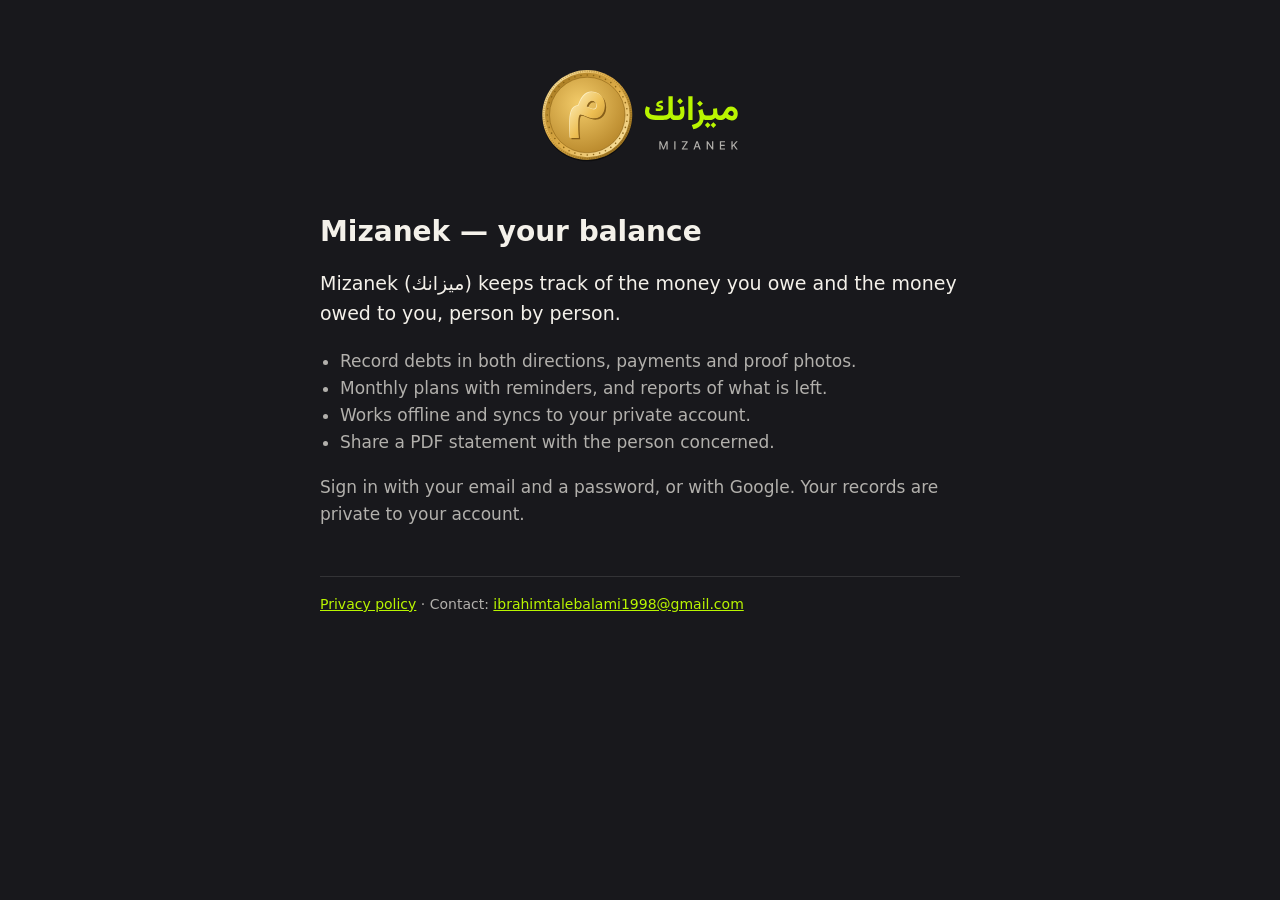
<file: index.html>
<!doctype html>
<html lang="en">
<head>
<meta charset="utf-8">
<meta name="viewport" content="width=device-width, initial-scale=1">
<title>Mizanek</title>
<meta name="description" content="Mizanek (ميزانك) keeps track of the money you owe and the money owed to you.">
<link rel="icon" href="favicon.svg" type="image/svg+xml">
<link rel="icon" href="favicon.ico" sizes="any">
<link rel="apple-touch-icon" href="apple-touch-icon.png">
<link rel="stylesheet" href="style.css">
</head>
<body>
<main>
  <img class="logo" src="logo.svg" alt="Mizanek">
  <h1>Mizanek — your balance</h1>
  <p class="lead">Mizanek (ميزانك) keeps track of the money you owe and the money owed to you, person by person.</p>
  <ul>
    <li>Record debts in both directions, payments and proof photos.</li>
    <li>Monthly plans with reminders, and reports of what is left.</li>
    <li>Works offline and syncs to your private account.</li>
    <li>Share a PDF statement with the person concerned.</li>
  </ul>
  <p>Sign in with your email and a password, or with Google. Your records are private to your account.</p>
  <footer>
    <a href="privacy.html">Privacy policy</a> · Contact: <a href="mailto:ibrahimtalebalami1998@gmail.com">ibrahimtalebalami1998@gmail.com</a>
  </footer>
</main>
</body>
</html>
</file>
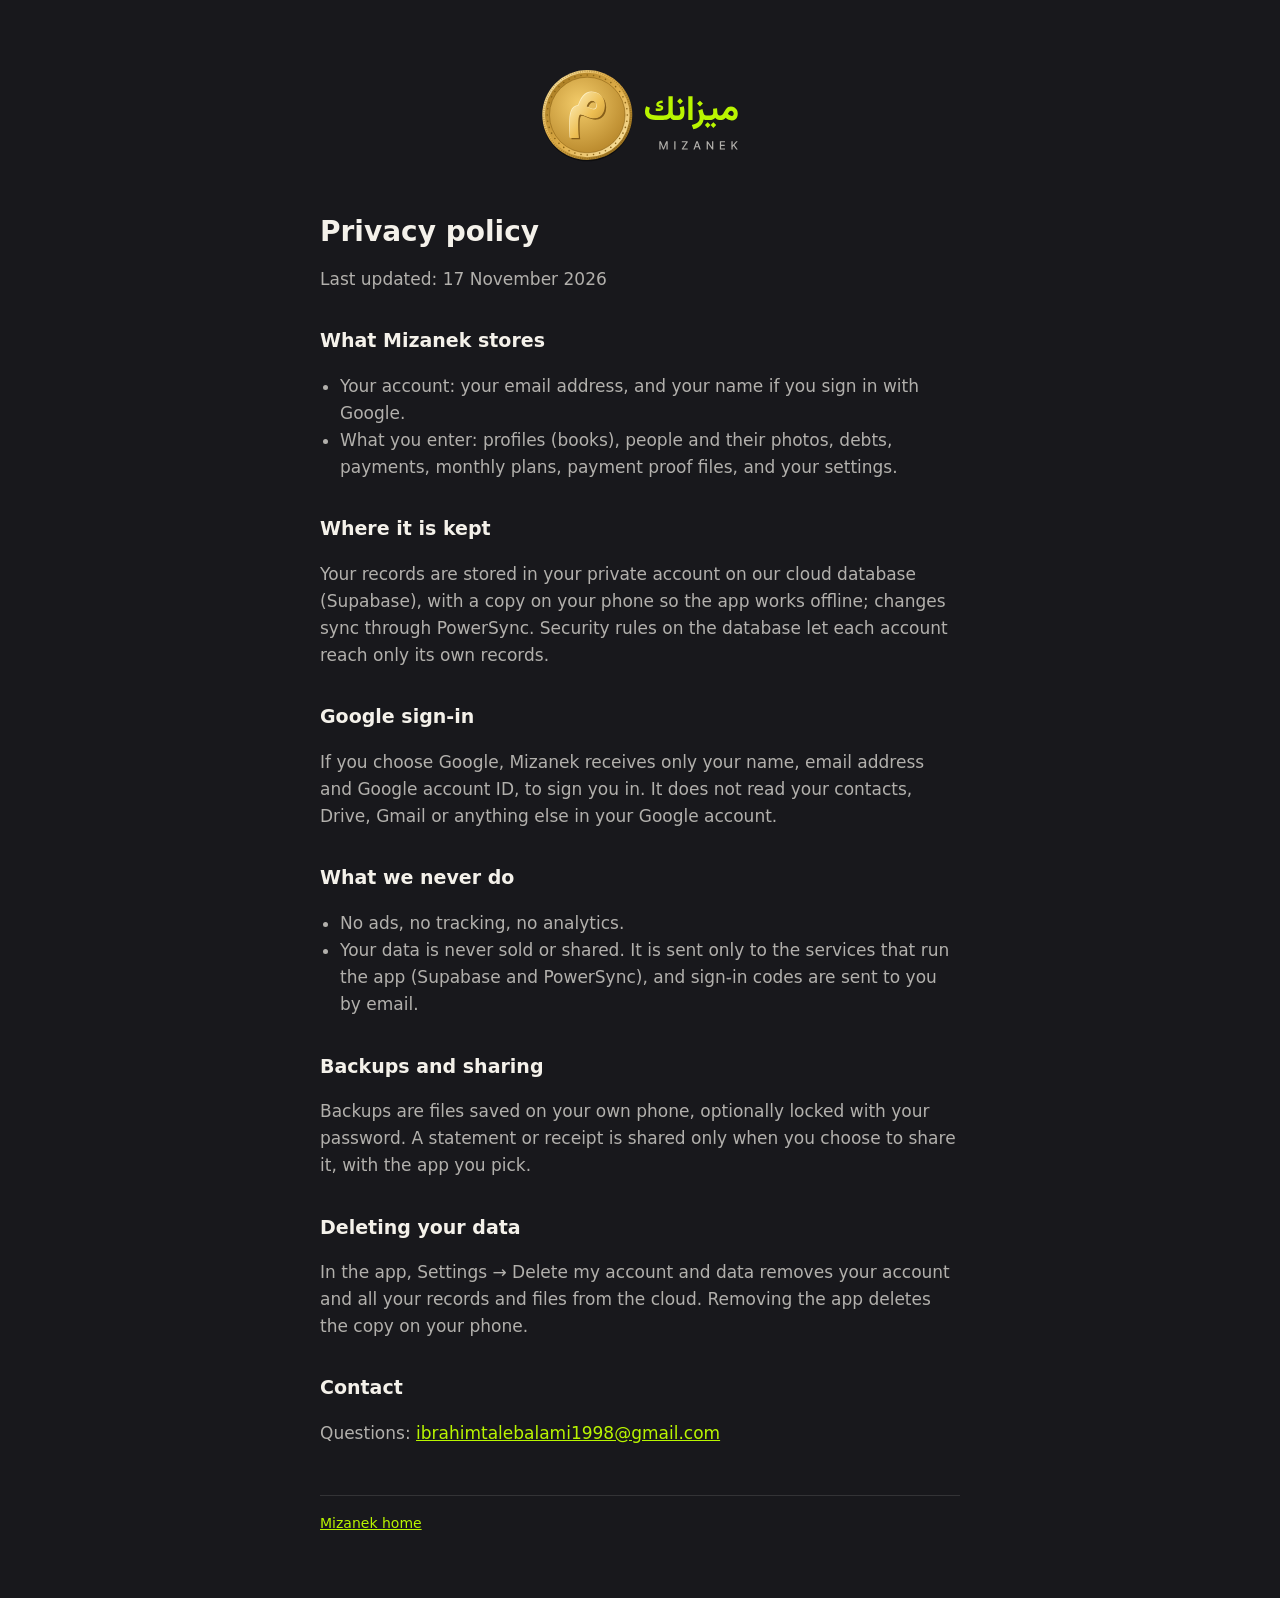
<file: privacy.html>
<!doctype html>
<html lang="en">
<head>
<meta charset="utf-8">
<meta name="viewport" content="width=device-width, initial-scale=1">
<title>Mizanek privacy</title>
<meta name="description" content="How Mizanek handles your data.">
<link rel="icon" href="favicon.svg" type="image/svg+xml">
<link rel="icon" href="favicon.ico" sizes="any">
<link rel="stylesheet" href="style.css">
</head>
<body>
<main>
  <a href="./"><img class="logo" src="logo.svg" alt="Mizanek"></a>
  <h1>Privacy policy</h1>
  <p>Last updated: 17 November 2026</p>

  <h2>What Mizanek stores</h2>
  <ul>
    <li>Your account: your email address, and your name if you sign in with Google.</li>
    <li>What you enter: profiles (books), people and their photos, debts, payments, monthly plans, payment proof files, and your settings.</li>
  </ul>

  <h2>Where it is kept</h2>
  <p>Your records are stored in your private account on our cloud database (Supabase), with a copy on your phone so the app works offline; changes sync through PowerSync. Security rules on the database let each account reach only its own records.</p>

  <h2>Google sign-in</h2>
  <p>If you choose Google, Mizanek receives only your name, email address and Google account ID, to sign you in. It does not read your contacts, Drive, Gmail or anything else in your Google account.</p>

  <h2>What we never do</h2>
  <ul>
    <li>No ads, no tracking, no analytics.</li>
    <li>Your data is never sold or shared. It is sent only to the services that run the app (Supabase and PowerSync), and sign-in codes are sent to you by email.</li>
  </ul>

  <h2>Backups and sharing</h2>
  <p>Backups are files saved on your own phone, optionally locked with your password. A statement or receipt is shared only when you choose to share it, with the app you pick.</p>

  <h2>Deleting your data</h2>
  <p>In the app, Settings → Delete my account and data removes your account and all your records and files from the cloud. Removing the app deletes the copy on your phone.</p>

  <h2>Contact</h2>
  <p>Questions: <a href="mailto:ibrahimtalebalami1998@gmail.com">ibrahimtalebalami1998@gmail.com</a></p>

  <footer><a href="./">Mizanek home</a></footer>
</main>
</body>
</html>
</file>
<file: style.css>
:root { --ground: #18181C; --text: #F4F1EA; --muted: rgba(244, 241, 234, 0.7); --lime: #B9F500; --line: rgba(244, 241, 234, 0.12); }
* { box-sizing: border-box; }
body { margin: 0; background: var(--ground); color: var(--text); font: 17px/1.6 system-ui, -apple-system, "Segoe UI", Roboto, sans-serif; }
main { max-width: 680px; margin: 0 auto; padding: 40px 20px 64px; }
.logo { display: block; width: 240px; max-width: 70%; margin: 0 auto 8px; }
h1 { font-size: 28px; line-height: 1.25; margin: 24px 0 8px; }
h2 { font-size: 19px; margin: 32px 0 6px; }
p, li { color: var(--muted); }
a { color: var(--lime); }
.lead { font-size: 19px; color: var(--text); }
ul { padding-left: 20px; }
footer { margin-top: 48px; padding-top: 16px; border-top: 1px solid var(--line); font-size: 14px; color: var(--muted); }
</file>
